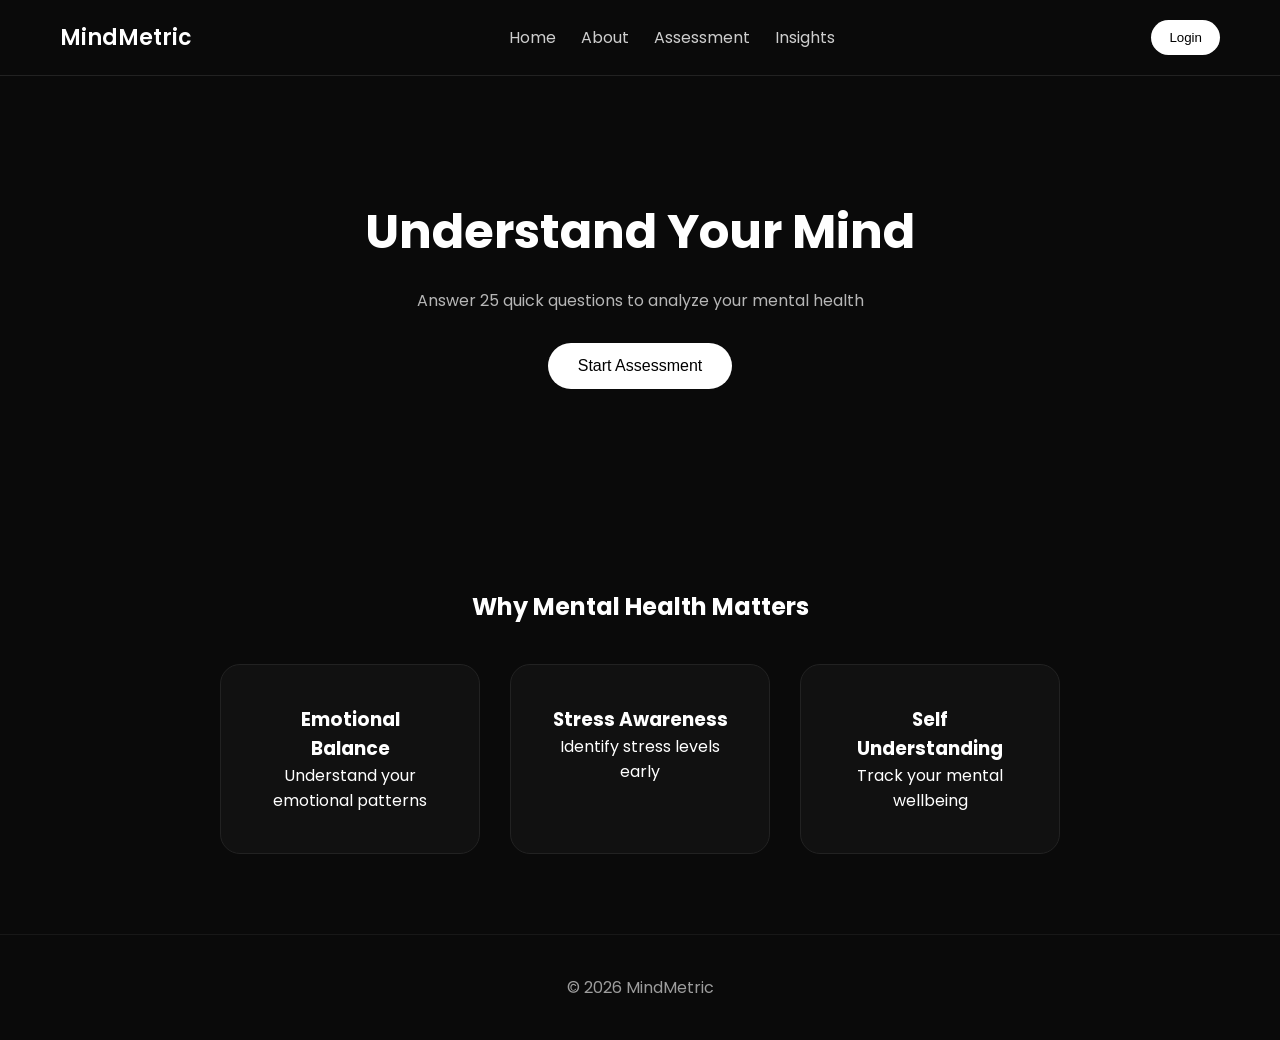
<file: index.html>
<!DOCTYPE html>
<html>
<head>

<title>MindMetric</title>

<link rel="stylesheet" href="css/style.css">

<link href="https://fonts.googleapis.com/css2?family=Poppins:wght@300;400;600&display=swap" rel="stylesheet">

</head>

<body>

<nav>

<div class="logo">MindMetric</div>

<ul>
<li>Home</li>
<li>About</li>
<li>Assessment</li>
<li>Insights</li>
</ul>

<button class="nav-btn" onclick="window.location.href='login.html'">
Login
</button>

</nav>


<section class="hero">

<h1>Understand Your Mind</h1>

<p>Answer 25 quick questions to analyze your mental health</p>

<button onclick="window.location.href='test.html'" class="main-btn">
Start Assessment
</button>

</section>


<section class="features">

<h2>Why Mental Health Matters</h2>

<div class="card-container">

<div class="card">

<h3>Emotional Balance</h3>

<p>Understand your emotional patterns</p>

</div>

<div class="card">

<h3>Stress Awareness</h3>

<p>Identify stress levels early</p>

</div>

<div class="card">

<h3>Self Understanding</h3>

<p>Track your mental wellbeing</p>

</div>

</div>

</section>


<footer>

<p>© 2026 MindMetric</p>

</footer>


</body>
</html>
</file>
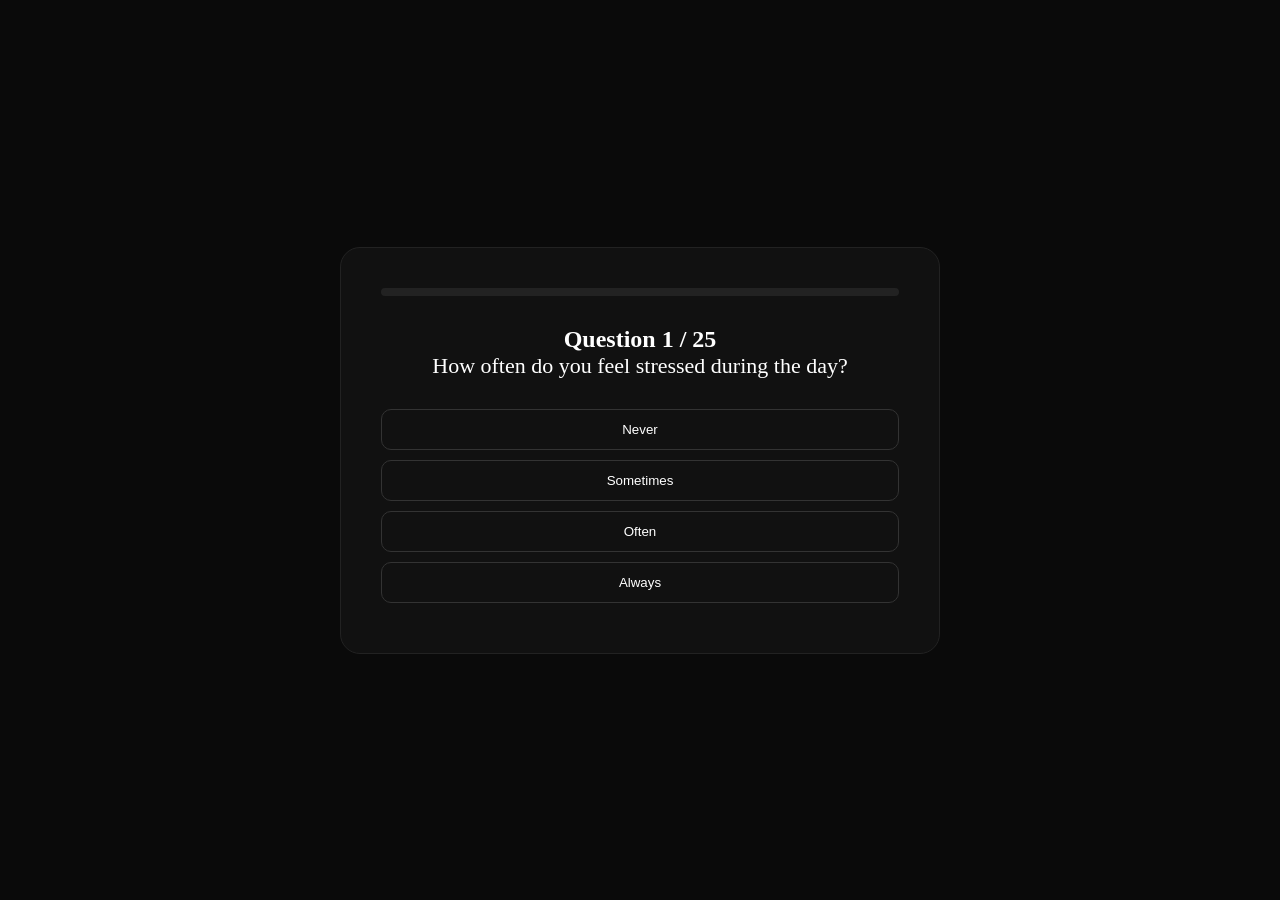
<file: test.html>
<!DOCTYPE html>
<html>

<head>

<title>Mental Health Test</title>

<link rel="stylesheet" href="css/style.css">

</head>

<body class="test-page">

<div class="test-container">

<div class="progress-bar">
<div class="progress" id="progress"></div>
</div>

<div id="questionContainer">

<h2 id="questionNumber"></h2>

<p class="question" id="questionText"></p>

<div class="options">

<button onclick="selectAnswer(0)">Never</button>
<button onclick="selectAnswer(1)">Sometimes</button>
<button onclick="selectAnswer(2)">Often</button>
<button onclick="selectAnswer(3)">Always</button>

</div>

</div>

</div>

<script src="js/test.js"></script>

</body>
</html>
</file>
<file: css/style.css>
*{
margin:0;
padding:0;
box-sizing:border-box;
}

body{
background:#0a0a0a;
color:white;
font-family:'Poppins',sans-serif;
overflow-x:hidden;
}

/* NAVBAR */

nav{

display:flex;
justify-content:space-between;
align-items:center;

padding:20px 60px;

border-bottom:1px solid #222;

}

.logo{

font-size:22px;
font-weight:600;

}

ul{

display:flex;
gap:25px;
list-style:none;

}

li{

cursor:pointer;
opacity:0.8;

}

li:hover{

opacity:1;

}

/* BUTTONS */

button{

cursor:pointer;

}

.nav-btn{

background:white;
color:black;

border:none;

padding:10px 18px;

border-radius:20px;

transition:0.3s;

}

.nav-btn:hover{

transform:scale(1.1);

}


/* HERO */

.hero{
text-align:center;
padding:120px 20px;
max-width:1200px;
margin:auto;
}

.hero h1{

font-size:48px;

margin-bottom:20px;

}

.hero p{

opacity:0.7;

margin-bottom:30px;

}

.main-btn{

background:white;
color:black;

padding:14px 30px;

border-radius:30px;

font-size:16px;

border:none;

transition:0.3s;

}

.main-btn:hover{

transform:scale(1.1);

box-shadow:0 0 15px white;

}


/* FEATURES */

.features{
padding:80px 20px;
text-align:center;
max-width:1200px;
margin:auto;
}

.card-container{
display:flex;
justify-content:center;
gap:30px;
flex-wrap:wrap;
margin-top:40px;
}

.card{

background:#111;

padding:40px;

border-radius:20px;

width:260px;

border:1px solid #222;

transition:0.4s;

}

.card:hover{

transform:translateY(-10px);

box-shadow:0 0 20px #333;

}

/* QUESTION BOX */

.assessment{
padding:100px 20px;
text-align:center;
max-width:700px;
margin:auto;
}

.question-box{

background:#111;

padding:40px;

border-radius:20px;

width:500px;

margin:auto;

border:1px solid #222;

}

.options{

margin-top:20px;

}

.options button{

margin:10px;

padding:10px 20px;

background:white;

color:black;

border:none;

border-radius:20px;

transition:0.3s;

}

.options button:hover{

transform:scale(1.1);

}


/* FOOTER */

footer{

padding:40px;

text-align:center;

border-top:1px solid #222;

opacity:0.6;

}
/* AUTH PAGES */

.auth-container{

width:350px;

margin:120px auto;

background:#111;

padding:40px;

border-radius:20px;

border:1px solid #222;

text-align:center;

}

.auth-container h1{

margin-bottom:30px;

}

.auth-container input{

width:100%;

padding:12px;

margin:10px 0;

background:#000;

border:1px solid #333;

color:white;

border-radius:10px;

}

.auth-container button{

width:100%;

margin-top:15px;

background:white;

color:black;

padding:12px;

border:none;

border-radius:20px;

transition:0.3s;

}

.auth-container button:hover{

transform:scale(1.05);

box-shadow:0 0 15px white;

}

.auth-container a{

color:white;

opacity:0.7;

text-decoration:none;

}

.auth-container a:hover{

opacity:1;

}
body{

background:#0a0a0a;
color:white;
font-family:Poppins;
justify-content:center;
align-items:center;

height:100vh;

}

.test-container{

width:600px;

max-width:90%;

background:#111;

padding:40px;

border-radius:20px;

border:1px solid #222;

text-align:center;

}

.progress-bar{

width:100%;

height:8px;

background:#222;

border-radius:10px;

margin-bottom:30px;

overflow:hidden;

}

.progress{

height:100%;
width:0%;

background:white;

transition:width 0.4s ease;

}

.question{

font-size:22px;
margin-bottom:30px;

}

.options button{

display:block;

width:100%;

margin:10px 0;

padding:12px;

background:#111;

border:1px solid #333;

color:white;

border-radius:10px;

cursor:pointer;

transition:0.3s;

}

.options button:hover{

background:white;
color:black;

transform:scale(1.03);

}

.slide{

animation:slide 0.4s ease;

}

@keyframes slide{

from{
opacity:0;
transform:translateX(50px);
}

to{
opacity:1;
transform:translateX(0);
}

}
/* TEST PAGE LAYOUT */

body.test-page{

display:flex;
justify-content:center;
align-items:center;

min-height:100vh;

background:#0a0a0a;

}
/* CUSTOM POPUP */

.small-popup{

background:#111 !important;
color:white !important;

border-radius:12px !important;

padding:20px !important;

width:260px !important;

font-family:'Poppins',sans-serif;

box-shadow:0 0 20px rgba(255,255,255,0.08);

}

.small-popup .swal2-title{

font-size:16px !important;
font-weight:500;

}

.small-popup .swal2-confirm{

background:white !important;
color:black !important;

border:none !important;

padding:6px 14px !important;

border-radius:8px !important;

font-size:12px !important;

}
</file>
